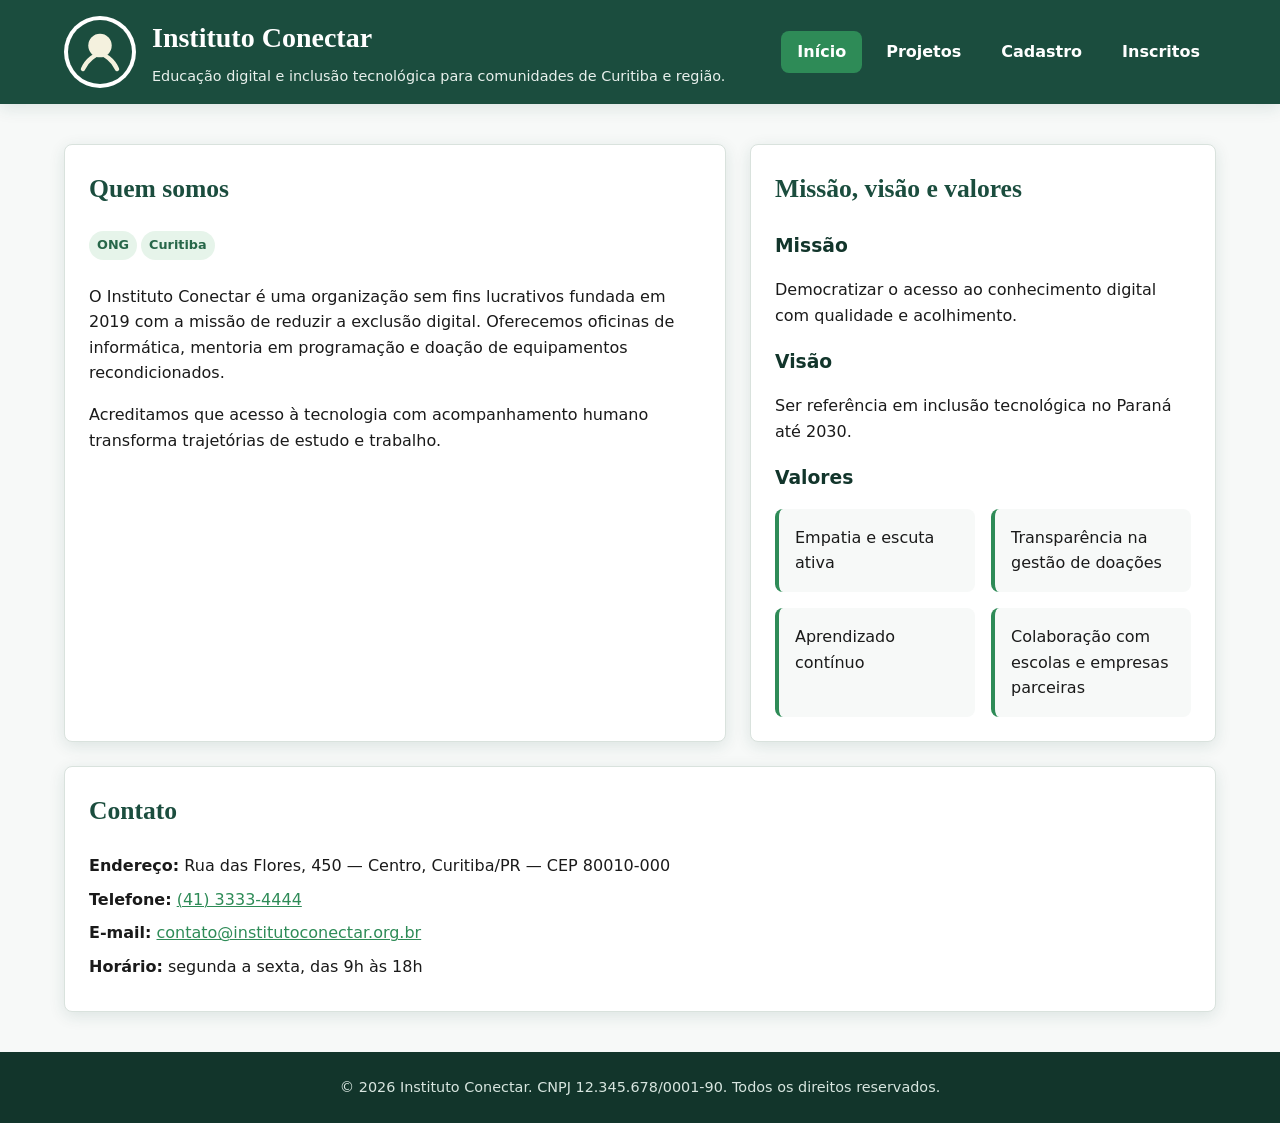
<file: index.html>
<!DOCTYPE html>
<html lang="pt-BR">
<head>
  <meta charset="UTF-8">
  <meta name="viewport" content="width=device-width, initial-scale=1.0">
  <title>Instituto Conectar</title>
  <meta http-equiv="refresh" content="0; url=html/index.html">
  <link rel="canonical" href="html/index.html">
  <script>location.replace("html/index.html");</script>
</head>
<body>
  <p>Redirecionando para <a href="html/index.html">html/index.html</a>…</p>
</body>
</html>
</file>
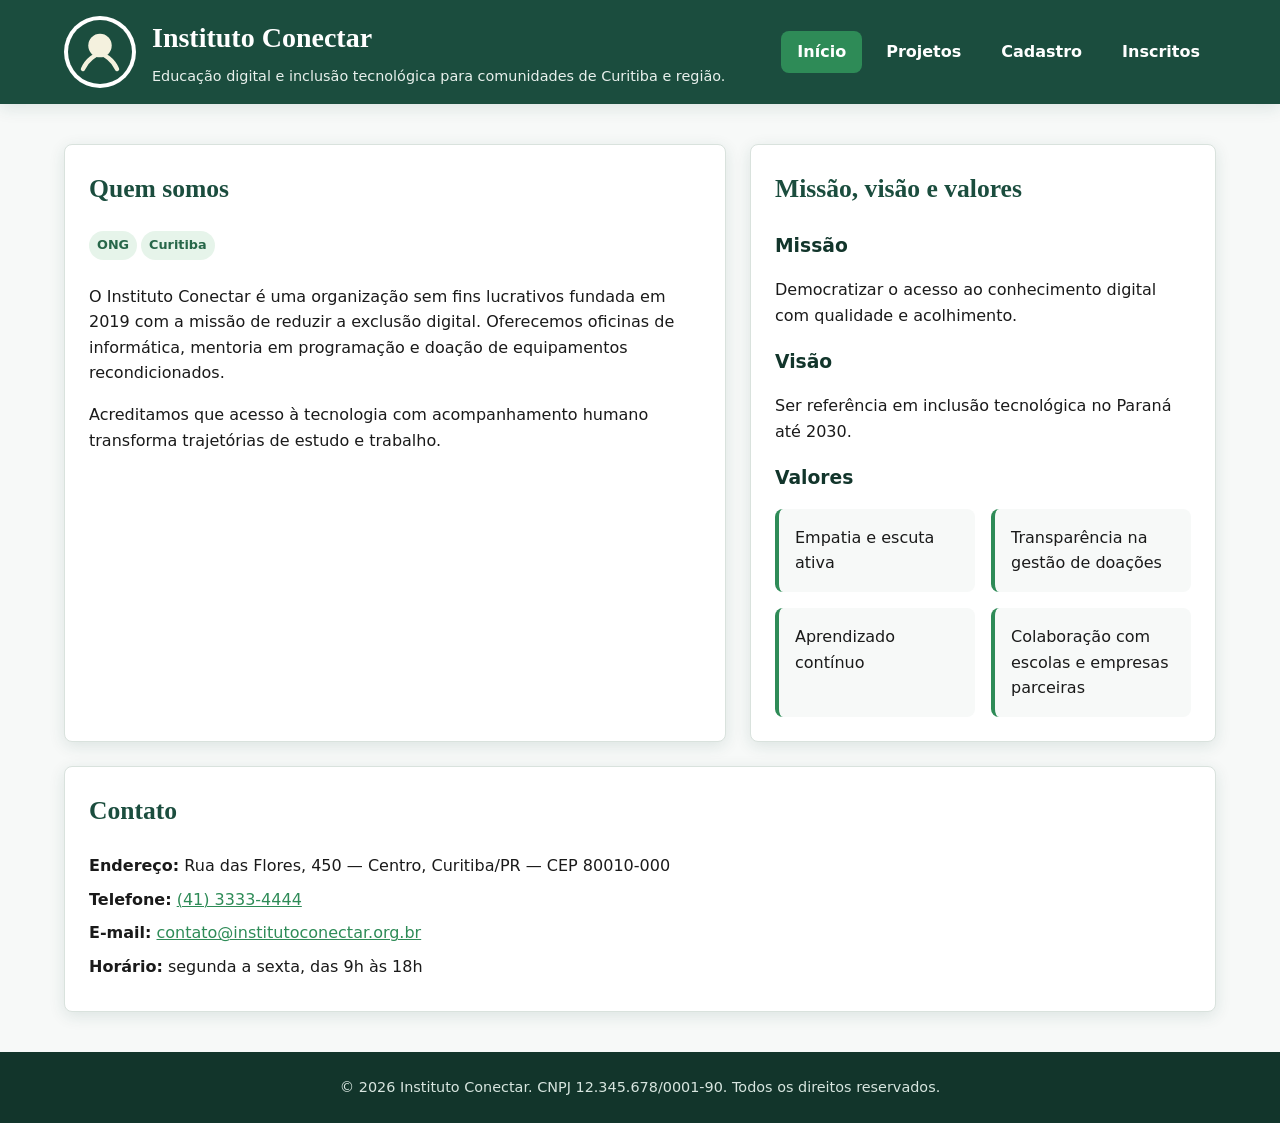
<file: html/index.html>
<!DOCTYPE html>
<html lang="pt-BR">
<head>
  <meta charset="UTF-8">
  <meta name="viewport" content="width=device-width, initial-scale=1.0">
  <title>Instituto Conectar — Inclusão digital em Curitiba</title>
  <link rel="stylesheet" href="../css/styles.css">
  <script src="../js/storage.js" defer></script>
  <script src="../js/router.js" defer></script>
  <script src="../js/form.js" defer></script>
  <script src="../js/ui.js" defer></script>
  <script src="../js/app.js" defer></script>
</head>
<body class="page-spa">
  <a class="skip-link" href="#conteudo">Ir para o conteúdo</a>
  <header class="site-header">
    <div class="header-inner">
      <div class="brand">
        <img src="../imagens/logo.svg" width="120" height="120" alt="Logo do Instituto Conectar: círculo e silhueta em verde">
        <div class="brand-text">
          <h1>Instituto Conectar</h1>
          <p>Educação digital e inclusão tecnológica para comunidades de Curitiba e região.</p>
        </div>
      </div>
      <input type="checkbox" id="nav-toggle" class="nav-toggle" aria-hidden="true">
      <label for="nav-toggle" class="nav-toggle-label">Menu</label>
      <nav class="menu-principal" aria-label="Menu principal">
        <ul>
          <li><a href="#/" data-link>Início</a></li>
          <li><a href="#/projetos" data-link>Projetos</a></li>
          <li><a href="#/cadastro" data-link>Cadastro</a></li>
          <li><a href="#/inscritos" data-link>Inscritos</a></li>
        </ul>
      </nav>
    </div>
  </header>

  <main id="conteudo" class="site-main">
    <!-- VIEW: Início -->
    <div class="view" data-view="home" hidden>
      <section aria-labelledby="quem-somos">
        <h2 id="quem-somos">Quem somos</h2>
        <p><span class="tag">ONG</span><span class="tag">Curitiba</span></p>
        <p>
          O Instituto Conectar é uma organização sem fins lucrativos fundada em 2019
          com a missão de reduzir a exclusão digital. Oferecemos oficinas de informática,
          mentoria em programação e doação de equipamentos recondicionados.
        </p>
        <p>
          Acreditamos que acesso à tecnologia com acompanhamento humano transforma
          trajetórias de estudo e trabalho.
        </p>
      </section>

      <section aria-labelledby="missao">
        <h2 id="missao">Missão, visão e valores</h2>
        <h3>Missão</h3>
        <p>Democratizar o acesso ao conhecimento digital com qualidade e acolhimento.</p>
        <h3>Visão</h3>
        <p>Ser referência em inclusão tecnológica no Paraná até 2030.</p>
        <h3>Valores</h3>
        <ul class="valores-lista">
          <li>Empatia e escuta ativa</li>
          <li>Transparência na gestão de doações</li>
          <li>Aprendizado contínuo</li>
          <li>Colaboração com escolas e empresas parceiras</li>
        </ul>
      </section>

      <section aria-labelledby="contato">
        <h2 id="contato">Contato</h2>
        <address>
          <p><strong>Endereço:</strong> Rua das Flores, 450 — Centro, Curitiba/PR — CEP 80010-000</p>
          <p><strong>Telefone:</strong> <a href="tel:+554133334444">(41) 3333-4444</a></p>
          <p><strong>E-mail:</strong> <a href="mailto:contato@institutoconectar.org.br">contato@institutoconectar.org.br</a></p>
          <p><strong>Horário:</strong> segunda a sexta, das 9h às 18h</p>
        </address>
      </section>
    </div>

    <!-- VIEW: Projetos -->
    <div class="view" data-view="projetos" hidden>
      <section aria-labelledby="intro-projetos">
        <h2 id="intro-projetos">Nossos projetos</h2>
        <p class="alerta">
          Cada projeto abaixo mostra como você pode doar ou se voluntariar.
          A estrutura da página separa o propósito, o público e a forma de participar
          para facilitar a decisão de ajudar.
        </p>
        <div class="grade-projetos">
          <article class="card-projeto" aria-labelledby="oficina">
            <h2 id="oficina">Oficinas de Informática Básica</h2>
            <h3>O que é</h3>
            <p>Turmas gratuitas de 8 semanas sobre internet segura, editores de texto e currículo digital.</p>
            <h3>Para quem</h3>
            <p>Jovens a partir de 14 anos e adultos em busca do primeiro emprego.</p>
            <h3>Como doar</h3>
            <p>Contribua com material (mouses, teclados) ou apoie financeiramente o lanche dos alunos.</p>
            <h3>Como voluntariar</h3>
            <p>Monitores e facilitadores aos sábados pela manhã. <a href="#/cadastro" data-link>Cadastre-se aqui</a>.</p>
          </article>

          <article class="card-projeto" aria-labelledby="mentoria">
            <h2 id="mentoria">Mentoria em Programação</h2>
            <h3>O que é</h3>
            <p>Encontros semanais online com mentores de front-end, lógica e portfólio.</p>
            <h3>Para quem</h3>
            <p>Estudantes de escolas públicas com interesse em tecnologia.</p>
            <h3>Como doar</h3>
            <p>Patrocine bolsas de internet (chip) para mentorados em vulnerabilidade.</p>
            <h3>Como voluntariar</h3>
            <p>Profissionais de TI com 1h/semana. <a href="#/cadastro" data-link>Quero ser mentor</a>.</p>
          </article>

          <article class="card-projeto" aria-labelledby="recondicionamento">
            <h2 id="recondicionamento">Lab de Recondicionamento</h2>
            <h3>O que é</h3>
            <p>Recebemos notebooks usados, reparamos e doamos a famílias e escolas parceiras.</p>
            <h3>Para quem</h3>
            <p>Comunidades atendidas pelos CRAS da região metropolitana de Curitiba.</p>
            <h3>Como doar</h3>
            <p>Doe equipamentos funcionando ou para peças. Agende a retirada pelo formulário.</p>
            <h3>Como voluntariar</h3>
            <p>Técnicos e aprendizes no laboratório às terças e quintas. <a href="#/cadastro" data-link>Participar</a>.</p>
          </article>
        </div>
      </section>
    </div>

    <!-- VIEW: Cadastro -->
    <div class="view" data-view="cadastro" hidden>
      <section aria-labelledby="titulo-cadastro">
        <h2 id="titulo-cadastro">Cadastro de doador ou voluntário</h2>
        <p>Preencha os dados abaixo. A validação em JavaScript complementa as regras HTML5 e salva o cadastro no navegador (localStorage).</p>

        <div id="form-feedback" class="mensagem" role="status" aria-live="polite" hidden></div>

        <form id="form-cadastro" action="#" method="post" novalidate>
          <input type="hidden" id="registro-id" name="id" value="">

          <fieldset>
            <legend>Dados pessoais</legend>

            <div class="campo">
              <label for="nome">Nome completo</label>
              <input type="text" id="nome" name="nome" required minlength="3" maxlength="120" autocomplete="name" placeholder="Seu nome completo">
              <span class="campo-erro" data-erro-for="nome" hidden></span>
            </div>

            <div class="campo">
              <label for="email">E-mail</label>
              <input type="email" id="email" name="email" required autocomplete="email" placeholder="voce@email.com">
              <span class="campo-erro" data-erro-for="email" hidden></span>
            </div>

            <div class="campo">
              <label for="nascimento">Data de nascimento</label>
              <input type="date" id="nascimento" name="nascimento" required max="2012-12-31">
              <span class="campo-erro" data-erro-for="nascimento" hidden></span>
            </div>

            <div class="campo">
              <label for="cpf">CPF</label>
              <input
                type="text"
                id="cpf"
                name="cpf"
                required
                inputmode="numeric"
                pattern="\d{3}\.\d{3}\.\d{3}-\d{2}"
                maxlength="14"
                placeholder="000.000.000-00"
                title="Informe o CPF no formato 000.000.000-00"
                autocomplete="off">
              <span class="campo-erro" data-erro-for="cpf" hidden></span>
            </div>

            <div class="campo">
              <label for="telefone">Telefone</label>
              <input
                type="tel"
                id="telefone"
                name="telefone"
                required
                inputmode="tel"
                pattern="\(\d{2}\) \d{4,5}-\d{4}"
                maxlength="15"
                placeholder="(41) 99999-9999"
                title="Use o formato (41) 99999-9999"
                autocomplete="tel">
              <span class="campo-erro" data-erro-for="telefone" hidden></span>
            </div>
          </fieldset>

          <fieldset>
            <legend>Endereço</legend>

            <div class="campo">
              <label for="cep">CEP</label>
              <input
                type="text"
                id="cep"
                name="cep"
                required
                inputmode="numeric"
                pattern="\d{5}-\d{3}"
                maxlength="9"
                placeholder="80010-000"
                title="Informe o CEP no formato 00000-000"
                autocomplete="postal-code">
              <span class="campo-erro" data-erro-for="cep" hidden></span>
            </div>

            <div class="campo">
              <label for="endereco">Endereço (rua e número)</label>
              <input type="text" id="endereco" name="endereco" required minlength="5" maxlength="180" autocomplete="address-line1" placeholder="Rua Exemplo, 100">
              <span class="campo-erro" data-erro-for="endereco" hidden></span>
            </div>

            <div class="campo">
              <label for="cidade">Cidade</label>
              <input type="text" id="cidade" name="cidade" required minlength="2" maxlength="80" autocomplete="address-level2" placeholder="Curitiba">
              <span class="campo-erro" data-erro-for="cidade" hidden></span>
            </div>

            <div class="campo">
              <label for="estado">Estado</label>
              <select id="estado" name="estado" required autocomplete="address-level1">
                <option value="">Selecione</option>
                <option value="PR">Paraná</option>
                <option value="SP">São Paulo</option>
                <option value="SC">Santa Catarina</option>
                <option value="RS">Rio Grande do Sul</option>
                <option value="RJ">Rio de Janeiro</option>
                <option value="MG">Minas Gerais</option>
                <option value="OUTRO">Outro</option>
              </select>
              <span class="campo-erro" data-erro-for="estado" hidden></span>
            </div>
          </fieldset>

          <fieldset>
            <legend>Como deseja participar</legend>
            <div class="campo">
              <label for="tipo">Tipo de cadastro</label>
              <select id="tipo" name="tipo" required>
                <option value="">Selecione</option>
                <option value="doador">Doador</option>
                <option value="voluntario">Voluntário</option>
                <option value="ambos">Doador e voluntário</option>
              </select>
              <span class="campo-erro" data-erro-for="tipo" hidden></span>
            </div>
            <div class="campo">
              <label for="mensagem">Mensagem (opcional)</label>
              <textarea id="mensagem" name="mensagem" rows="4" maxlength="500" placeholder="Conte como quer ajudar"></textarea>
              <span class="campo-erro" data-erro-for="mensagem" hidden></span>
            </div>
          </fieldset>

          <p class="form-acoes">
            <button class="botao-enviar" type="submit" id="btn-enviar">Enviar cadastro</button>
            <button class="botao-secundario" type="button" id="btn-cancelar-edicao" hidden>Cancelar edição</button>
          </p>
        </form>
      </section>
    </div>

    <!-- VIEW: Inscritos -->
    <div class="view" data-view="inscritos" hidden>
      <section aria-labelledby="titulo-inscritos">
        <h2 id="titulo-inscritos">Inscritos (doadores e voluntários)</h2>
        <p>Lista salva neste navegador via <code>localStorage</code>. Os dados não são enviados a um servidor.</p>
        <div id="lista-feedback" class="mensagem" role="status" aria-live="polite" hidden></div>
        <div id="lista-inscritos" class="lista-inscritos">
          <!-- preenchido por JS -->
        </div>
      </section>
    </div>
  </main>

  <footer class="site-footer">
    <p>&copy; 2026 Instituto Conectar. CNPJ 12.345.678/0001-90. Todos os direitos reservados.</p>
  </footer>
</body>
</html>
</file>
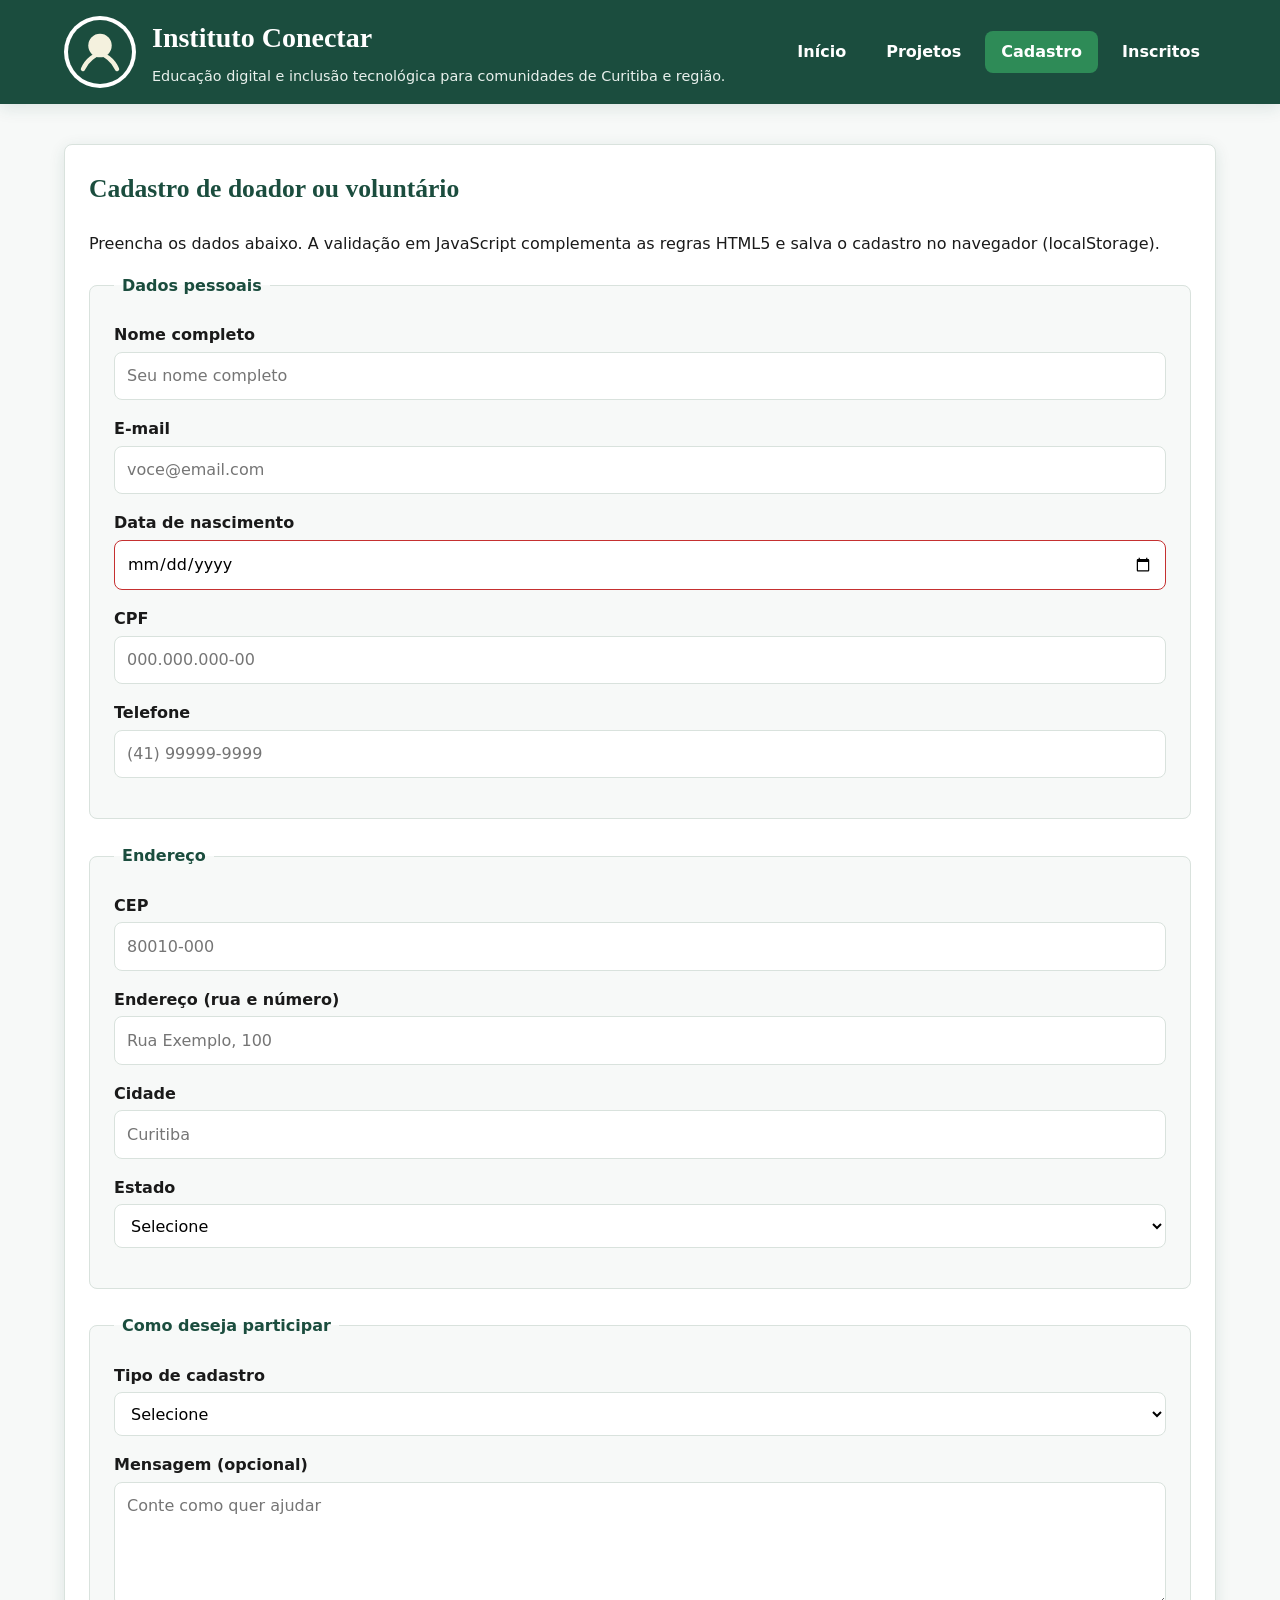
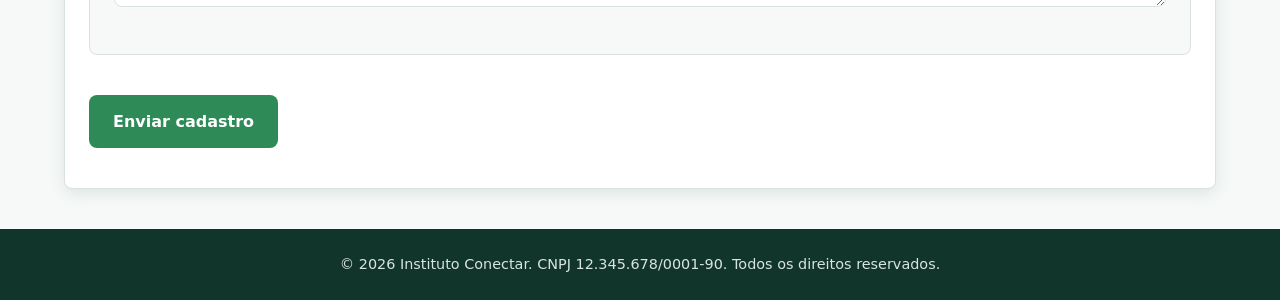
<file: html/cadastro.html>
<!DOCTYPE html>
<html lang="pt-BR">
<head>
  <meta charset="UTF-8">
  <meta name="viewport" content="width=device-width, initial-scale=1.0">
  <title>Instituto Conectar — Cadastro</title>
  <meta http-equiv="refresh" content="0; url=index.html#/cadastro">
  <link rel="canonical" href="index.html#/cadastro">
  <script>
    location.replace("index.html#/cadastro");
  </script>
</head>
<body>
  <p>Redirecionando para <a href="index.html#/cadastro">Cadastro</a>…</p>
</body>
</html>
</file>
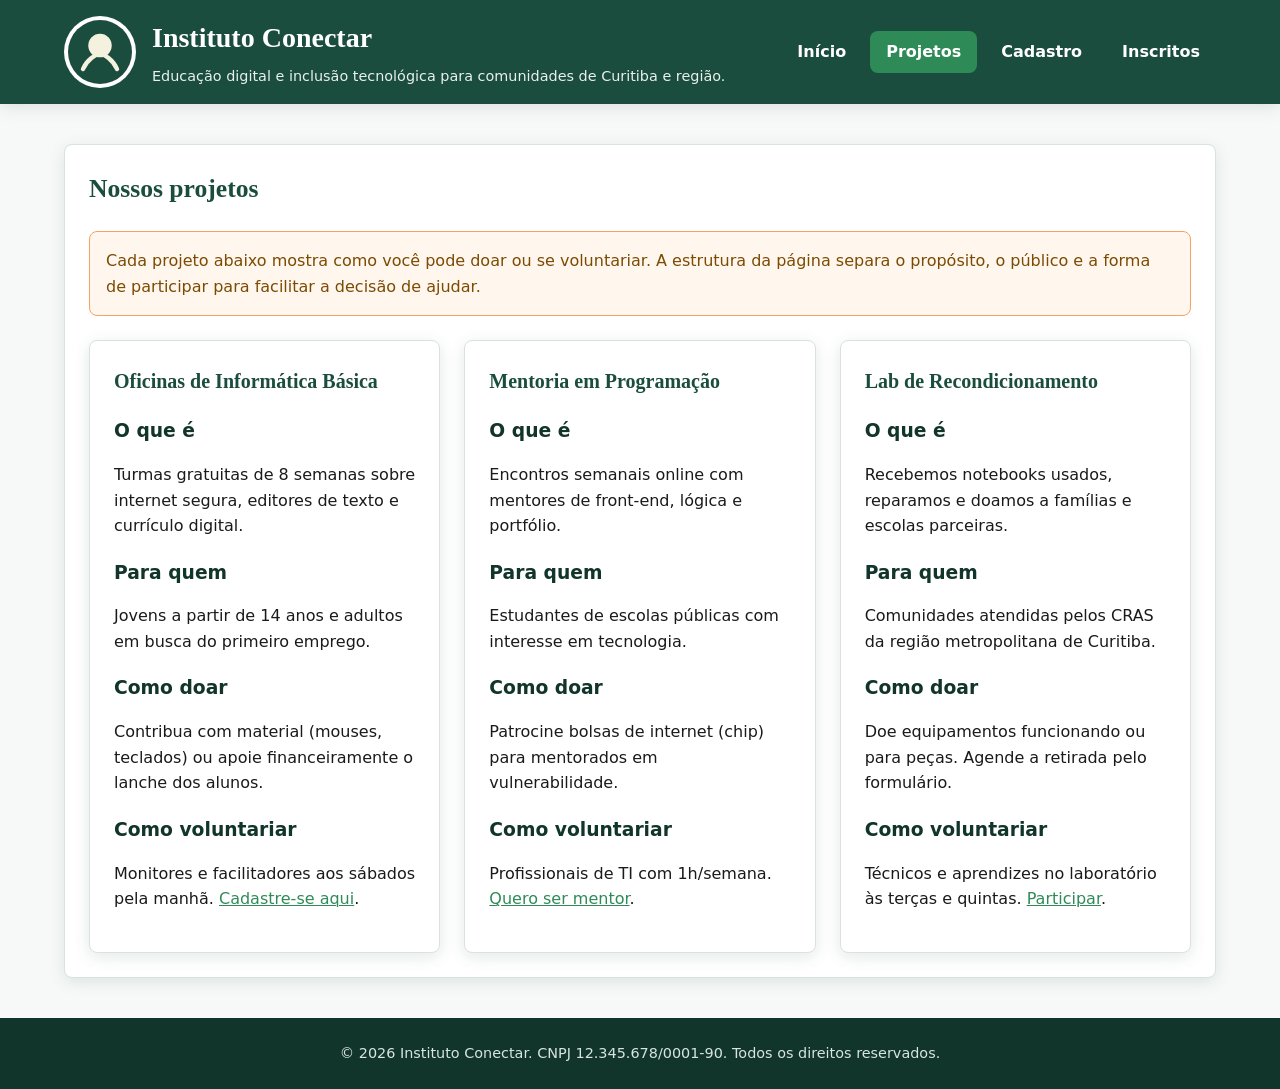
<file: html/projetos.html>
<!DOCTYPE html>
<html lang="pt-BR">
<head>
  <meta charset="UTF-8">
  <meta name="viewport" content="width=device-width, initial-scale=1.0">
  <title>Instituto Conectar — Projetos</title>
  <meta http-equiv="refresh" content="0; url=index.html#/projetos">
  <link rel="canonical" href="index.html#/projetos">
  <script>
    location.replace("index.html#/projetos");
  </script>
</head>
<body>
  <p>Redirecionando para <a href="index.html#/projetos">Projetos</a>…</p>
</body>
</html>
</file>
<file: css/styles.css>
/* Instituto Conectar — EP2
   Design tokens, Flexbox, Grid e layout responsivo */

:root {
  --cor-primaria: #1B4D3E;
  --cor-primaria-escura: #12352b;
  --cor-secundaria: #2E8B57;
  --cor-destaque: #F4A261;
  --cor-fundo: #F7F9F8;
  --cor-superficie: #FFFFFF;
  --cor-texto: #1A1A1A;
  --cor-texto-suave: #4A5568;
  --cor-borda: #D9E2DD;
  --cor-erro: #C53030;
  --cor-sucesso: #276749;
  --fonte-base: "Segoe UI", system-ui, -apple-system, sans-serif;
  --fonte-titulo: Georgia, "Times New Roman", serif;
  /* Escala tipográfica — 5 tamanhos */
  --tipo-xs: 0.8rem;   /* legendas, tags */
  --tipo-sm: 0.9rem;   /* texto auxiliar */
  --tipo-md: 1rem;     /* corpo */
  --tipo-lg: 1.25rem;  /* subtítulos / cards */
  --tipo-xl: 1.75rem;  /* títulos principais */
  --espaco-xs: 0.25rem;
  --espaco-sm: 0.5rem;
  --espaco-md: 1rem;
  --espaco-lg: 1.5rem;
  --espaco-xl: 2.5rem;
  --raio: 0.5rem;
  --sombra: 0 4px 16px rgba(27, 77, 62, 0.12);
  --largura-max: 72rem;
  --transicao: 0.2s ease;
}

*,
*::before,
*::after { box-sizing: border-box; }

html { font-size: 100%; scroll-behavior: smooth; }

body {
  margin: 0;
  font-family: var(--fonte-base);
  font-size: var(--tipo-md);
  color: var(--cor-texto);
  background: var(--cor-fundo);
  line-height: 1.6;
  min-height: 100vh;
  display: flex;
  flex-direction: column;
}

img { max-width: 100%; height: auto; display: block; }

a {
  color: var(--cor-secundaria);
  text-decoration-thickness: 0.08em;
  transition: color var(--transicao);
}

a:hover { color: var(--cor-primaria); }

a:focus-visible,
button:focus-visible,
input:focus-visible,
select:focus-visible,
textarea:focus-visible {
  outline: 3px solid var(--cor-destaque);
  outline-offset: 2px;
}

.skip-link {
  position: absolute;
  left: -999px;
  top: var(--espaco-md);
  background: var(--cor-primaria);
  color: #fff;
  padding: var(--espaco-sm) var(--espaco-md);
  z-index: 1000;
  border-radius: var(--raio);
}

.skip-link:focus { left: var(--espaco-md); }

.site-header {
  background: var(--cor-primaria);
  color: #fff;
  padding: var(--espaco-md) var(--espaco-lg);
  box-shadow: var(--sombra);
}

.header-inner {
  max-width: var(--largura-max);
  margin: 0 auto;
  display: flex;
  flex-wrap: wrap;
  align-items: center;
  justify-content: space-between;
  gap: var(--espaco-md);
}

.brand {
  display: flex;
  align-items: center;
  gap: var(--espaco-md);
  min-width: 0;
}

.brand img {
  width: 4.5rem;
  height: 4.5rem;
  border-radius: 50%;
  background: #fff;
  padding: var(--espaco-xs);
}

.brand-text h1 {
  margin: 0;
  font-family: var(--fonte-titulo);
  font-size: clamp(var(--tipo-lg), 2.5vw, var(--tipo-xl));
}

.brand-text p {
  margin: var(--espaco-xs) 0 0;
  font-size: var(--tipo-sm);
  color: #e8f0ec;
}

.nav-toggle { display: none; }

.nav-toggle-label {
  display: none;
  cursor: pointer;
  padding: var(--espaco-sm) var(--espaco-md);
  border: 2px solid #fff;
  border-radius: var(--raio);
  font-weight: 600;
  user-select: none;
}

.nav-toggle-label:hover,
.nav-toggle-label:active {
  background: var(--cor-primaria-escura);
}

.menu-principal ul {
  list-style: none;
  margin: 0;
  padding: 0;
  display: flex;
  flex-wrap: wrap;
  gap: var(--espaco-sm);
}

.menu-principal a {
  color: #fff;
  text-decoration: none;
  padding: var(--espaco-sm) var(--espaco-md);
  border-radius: var(--raio);
  font-weight: 600;
  display: inline-block;
  transition: background var(--transicao), transform var(--transicao);
}

.menu-principal a:hover,
.menu-principal a:active {
  background: rgba(255, 255, 255, 0.15);
  transform: translateY(-1px);
}

.menu-principal a[aria-current="page"] {
  background: var(--cor-secundaria);
}

.site-main {
  flex: 1;
  width: min(100% - 2 * var(--espaco-lg), var(--largura-max));
  margin: var(--espaco-xl) auto;
  display: grid;
  grid-template-columns: repeat(12, 1fr);
  gap: var(--espaco-lg);
}

.site-main > section,
.site-main .view > section {
  grid-column: 1 / -1;
  background: var(--cor-superficie);
  padding: var(--espaco-lg);
  border-radius: var(--raio);
  border: 1px solid var(--cor-borda);
  box-shadow: var(--sombra);
}

.site-main h2 {
  margin-top: 0;
  font-family: var(--fonte-titulo);
  color: var(--cor-primaria);
  font-size: clamp(1.35rem, 2vw, var(--tipo-xl));
}

.site-main h3 {
  color: var(--cor-primaria-escura);
  margin-bottom: var(--espaco-sm);
}

.page-home .site-main > section:nth-child(1) { grid-column: 1 / 8; }
.page-home .site-main > section:nth-child(2) { grid-column: 8 / -1; }
.page-home .site-main > section:nth-child(3) { grid-column: 1 / -1; }

.tag {
  display: inline-block;
  background: #e6f4ea;
  color: var(--cor-sucesso);
  padding: var(--espaco-xs) var(--espaco-sm);
  border-radius: 999px;
  font-size: var(--tipo-xs);
  font-weight: 700;
  margin: 0 var(--espaco-xs) var(--espaco-sm) 0;
}

.valores-lista {
  display: grid;
  grid-template-columns: repeat(auto-fit, minmax(10rem, 1fr));
  gap: var(--espaco-md);
  list-style: none;
  padding: 0;
  margin: var(--espaco-md) 0 0;
}

.valores-lista li {
  background: var(--cor-fundo);
  border-left: 4px solid var(--cor-secundaria);
  padding: var(--espaco-md);
  border-radius: var(--raio);
  font-weight: 500;
}

.alerta {
  background: #fff7ed;
  border: 1px solid var(--cor-destaque);
  color: #7c4a03;
  padding: var(--espaco-md);
  border-radius: var(--raio);
  margin-bottom: var(--espaco-lg);
}

.grade-projetos {
  display: grid;
  grid-template-columns: repeat(12, 1fr);
  gap: var(--espaco-lg);
}

.card-projeto {
  grid-column: span 4;
  background: var(--cor-superficie);
  border: 1px solid var(--cor-borda);
  border-radius: var(--raio);
  padding: var(--espaco-lg);
  box-shadow: var(--sombra);
  transition: transform var(--transicao), box-shadow var(--transicao);
}

.card-projeto:hover {
  transform: translateY(-4px);
  box-shadow: 0 8px 24px rgba(27, 77, 62, 0.18);
}

.card-projeto h2 { font-size: var(--tipo-lg); }

form { display: grid; gap: var(--espaco-lg); }

fieldset {
  border: 1px solid var(--cor-borda);
  border-radius: var(--raio);
  padding: var(--espaco-lg);
  margin: 0;
  background: var(--cor-fundo);
}

legend {
  font-weight: 700;
  color: var(--cor-primaria);
  padding: 0 var(--espaco-sm);
}

.campo { margin-bottom: var(--espaco-md); }

label {
  display: block;
  font-weight: 600;
  margin-bottom: var(--espaco-xs);
}

input, select, textarea, button { font: inherit; }

input, select, textarea {
  width: 100%;
  padding: 0.65rem 0.75rem;
  border: 1px solid var(--cor-borda);
  border-radius: var(--raio);
  background: var(--cor-superficie);
  transition: border-color var(--transicao), box-shadow var(--transicao);
}

input:hover, select:hover, textarea:hover {
  border-color: var(--cor-secundaria);
}

input:invalid:not(:placeholder-shown):not(:focus) {
  border-color: var(--cor-erro);
}

.botao-enviar {
  appearance: none;
  border: none;
  background: var(--cor-secundaria);
  color: #fff;
  font-weight: 700;
  padding: 0.85rem 1.5rem;
  border-radius: var(--raio);
  cursor: pointer;
  transition: background var(--transicao), transform var(--transicao);
}

.botao-enviar:hover { background: var(--cor-primaria); }
.botao-enviar:active { transform: scale(0.98); }

address { font-style: normal; }
address p { margin: var(--espaco-sm) 0; }

.site-footer {
  background: var(--cor-primaria-escura);
  color: #d7e5df;
  text-align: center;
  padding: var(--espaco-lg);
  margin-top: auto;
}

.site-footer p { margin: 0; font-size: var(--tipo-sm); }

@media (max-width: 992px) {
  .page-home .site-main > section:nth-child(1),
  .page-home .site-main > section:nth-child(2) {
    grid-column: 1 / -1;
  }
  .card-projeto { grid-column: span 6; }
}

@media (max-width: 768px) {
  .nav-toggle-label { display: inline-block; }
  .menu-principal {
    width: 100%;
    display: none;
  }
  .nav-toggle:checked ~ .menu-principal { display: block; }
  .menu-principal ul {
    flex-direction: column;
    margin-top: var(--espaco-md);
  }
  .menu-principal a { display: block; }
  .site-main {
    width: min(100% - 2 * var(--espaco-md), var(--largura-max));
    margin: var(--espaco-lg) auto;
  }
  .card-projeto { grid-column: 1 / -1; }
  .brand img { width: 3.5rem; height: 3.5rem; }
}

@media (max-width: 480px) {
  .site-header { padding: var(--espaco-md); }
  .site-main > section { padding: var(--espaco-md); }
}

/* ========== EP3 — SPA, mensagens e lista de inscritos ========== */

.view {
  display: contents;
}

.view[hidden] {
  display: none !important;
}

/* Home: duas colunas nas primeiras seções (display:contents participa do grid) */
.page-spa.page-home .view[data-view="home"] > section:nth-child(1) {
  grid-column: 1 / 8;
}
.page-spa.page-home .view[data-view="home"] > section:nth-child(2) {
  grid-column: 8 / -1;
}
.page-spa.page-home .view[data-view="home"] > section:nth-child(3) {
  grid-column: 1 / -1;
}

.mensagem {
  padding: var(--espaco-md);
  border-radius: var(--raio);
  margin-bottom: var(--espaco-lg);
  border: 1px solid var(--cor-borda);
  font-weight: 600;
}

.mensagem--sucesso {
  background: #e6f4ea;
  border-color: var(--cor-sucesso);
  color: var(--cor-sucesso);
}

.mensagem--erro {
  background: #fde8e8;
  border-color: var(--cor-erro);
  color: var(--cor-erro);
}

.mensagem--info {
  background: #fff7ed;
  border-color: var(--cor-destaque);
  color: #7c4a03;
}

.campo-erro {
  display: block;
  color: var(--cor-erro);
  font-size: var(--tipo-sm);
  margin-top: var(--espaco-xs);
}

.campo-invalido {
  border-color: var(--cor-erro) !important;
  box-shadow: 0 0 0 2px rgba(197, 48, 48, 0.15);
}

.form-acoes {
  display: flex;
  flex-wrap: wrap;
  gap: var(--espaco-md);
  align-items: center;
}

.botao-secundario {
  appearance: none;
  border: 2px solid var(--cor-primaria);
  background: transparent;
  color: var(--cor-primaria);
  font-weight: 700;
  padding: 0.75rem 1.25rem;
  border-radius: var(--raio);
  cursor: pointer;
  transition: background var(--transicao), color var(--transicao);
}

.botao-secundario:hover {
  background: var(--cor-primaria);
  color: #fff;
}

.estado-vazio {
  text-align: center;
  padding: var(--espaco-xl) var(--espaco-lg);
  background: var(--cor-fundo);
  border: 2px dashed var(--cor-borda);
  border-radius: var(--raio);
  color: var(--cor-texto-suave);
}

.tabela-wrap {
  overflow-x: auto;
  border: 1px solid var(--cor-borda);
  border-radius: var(--raio);
}

.tabela-inscritos {
  width: 100%;
  border-collapse: collapse;
  font-size: var(--tipo-sm);
  background: var(--cor-superficie);
}

.tabela-inscritos th,
.tabela-inscritos td {
  padding: var(--espaco-sm) var(--espaco-md);
  text-align: left;
  border-bottom: 1px solid var(--cor-borda);
  vertical-align: middle;
}

.tabela-inscritos th {
  background: var(--cor-primaria);
  color: #fff;
  font-weight: 700;
  white-space: nowrap;
}

.tabela-inscritos tbody tr:hover {
  background: var(--cor-fundo);
}

.tabela-inscritos tbody tr:last-child td {
  border-bottom: none;
}

.acoes-celula {
  white-space: nowrap;
}

.botao-acao {
  appearance: none;
  border: 1px solid var(--cor-borda);
  background: var(--cor-superficie);
  color: var(--cor-texto);
  font: inherit;
  font-size: var(--tipo-xs);
  font-weight: 700;
  padding: var(--espaco-xs) var(--espaco-sm);
  border-radius: var(--raio);
  cursor: pointer;
  transition: background var(--transicao), color var(--transicao), border-color var(--transicao);
}

.botao-editar:hover {
  border-color: var(--cor-secundaria);
  color: var(--cor-secundaria);
}

.botao-excluir:hover {
  border-color: var(--cor-erro);
  color: var(--cor-erro);
  background: #fde8e8;
}

.lista-resumo {
  margin-top: var(--espaco-md);
  color: var(--cor-texto-suave);
  font-size: var(--tipo-sm);
}

@media (max-width: 992px) {
  .page-spa.page-home .view[data-view="home"] > section:nth-child(1),
  .page-spa.page-home .view[data-view="home"] > section:nth-child(2),
  .page-home .site-main > section:nth-child(1),
  .page-home .site-main > section:nth-child(2) {
    grid-column: 1 / -1;
  }
}

@media (max-width: 480px) {
  .site-main .view > section {
    padding: var(--espaco-md);
  }
}
</file>
